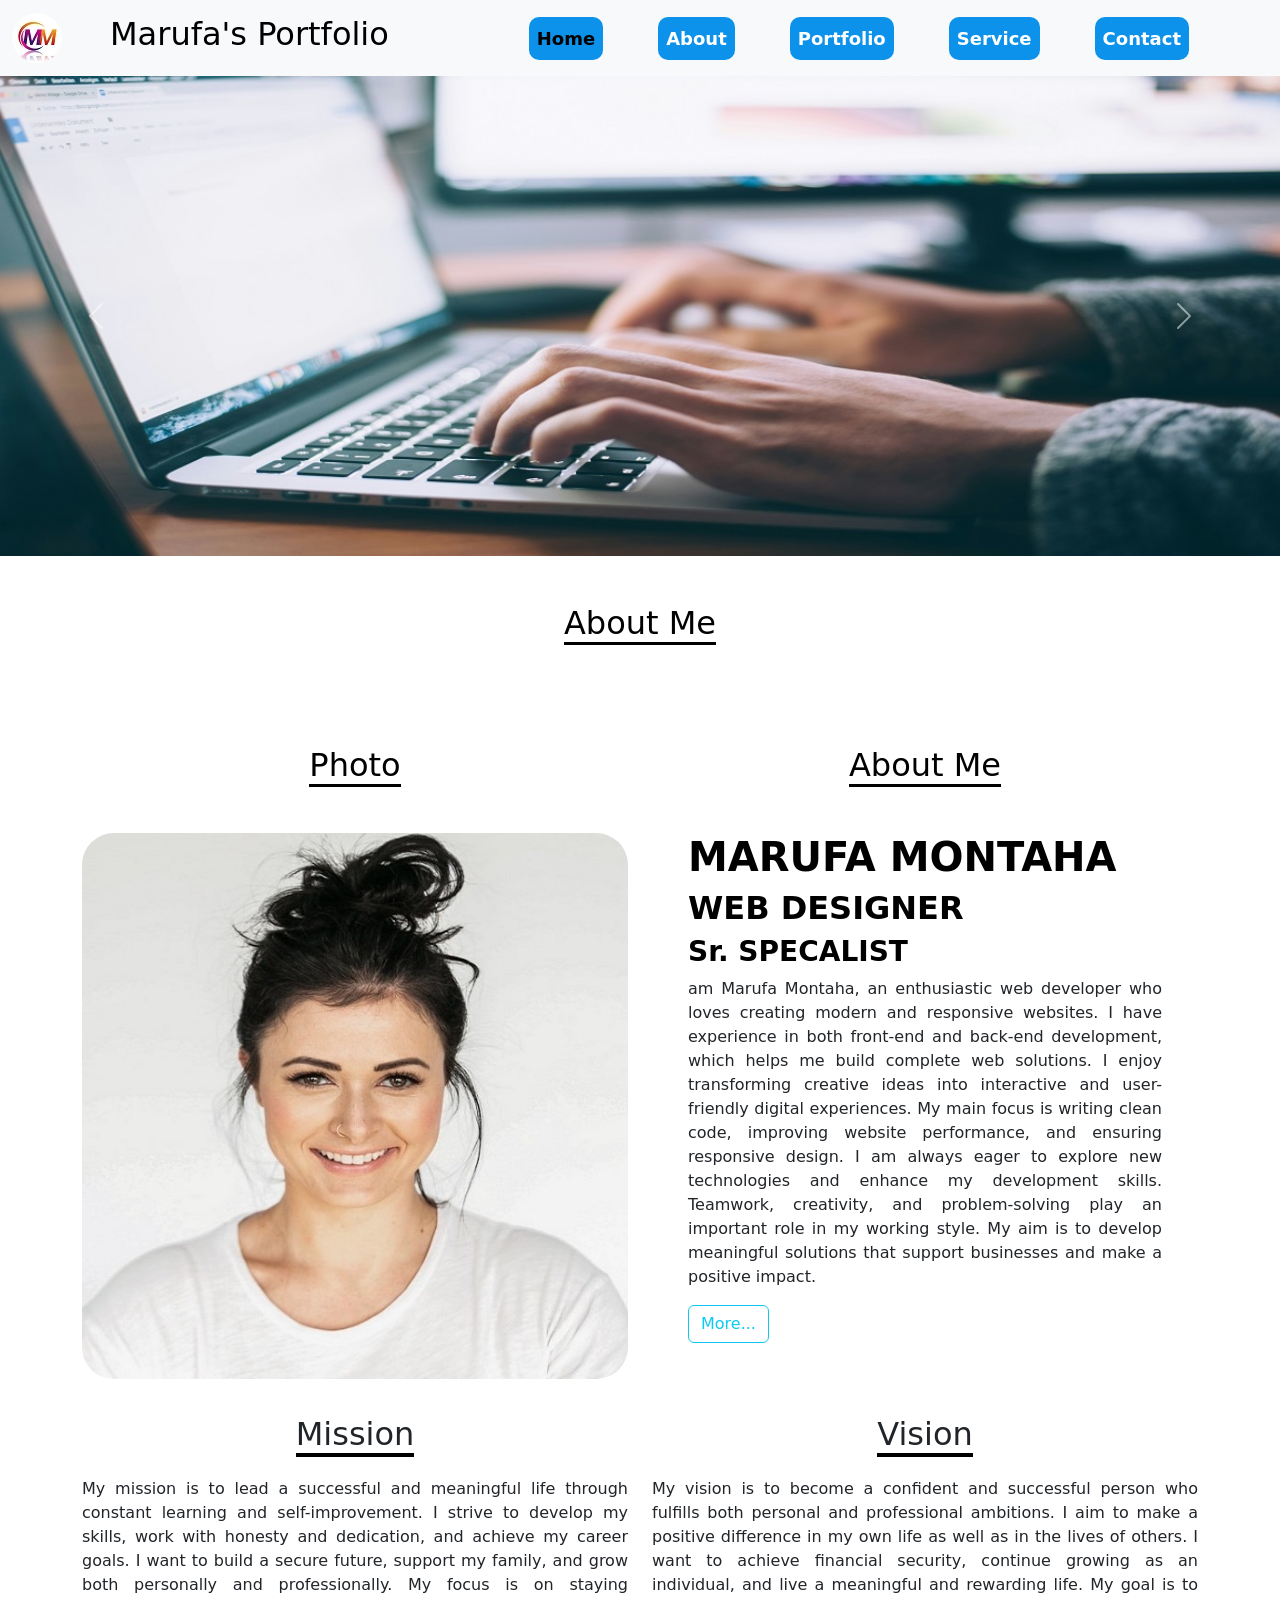
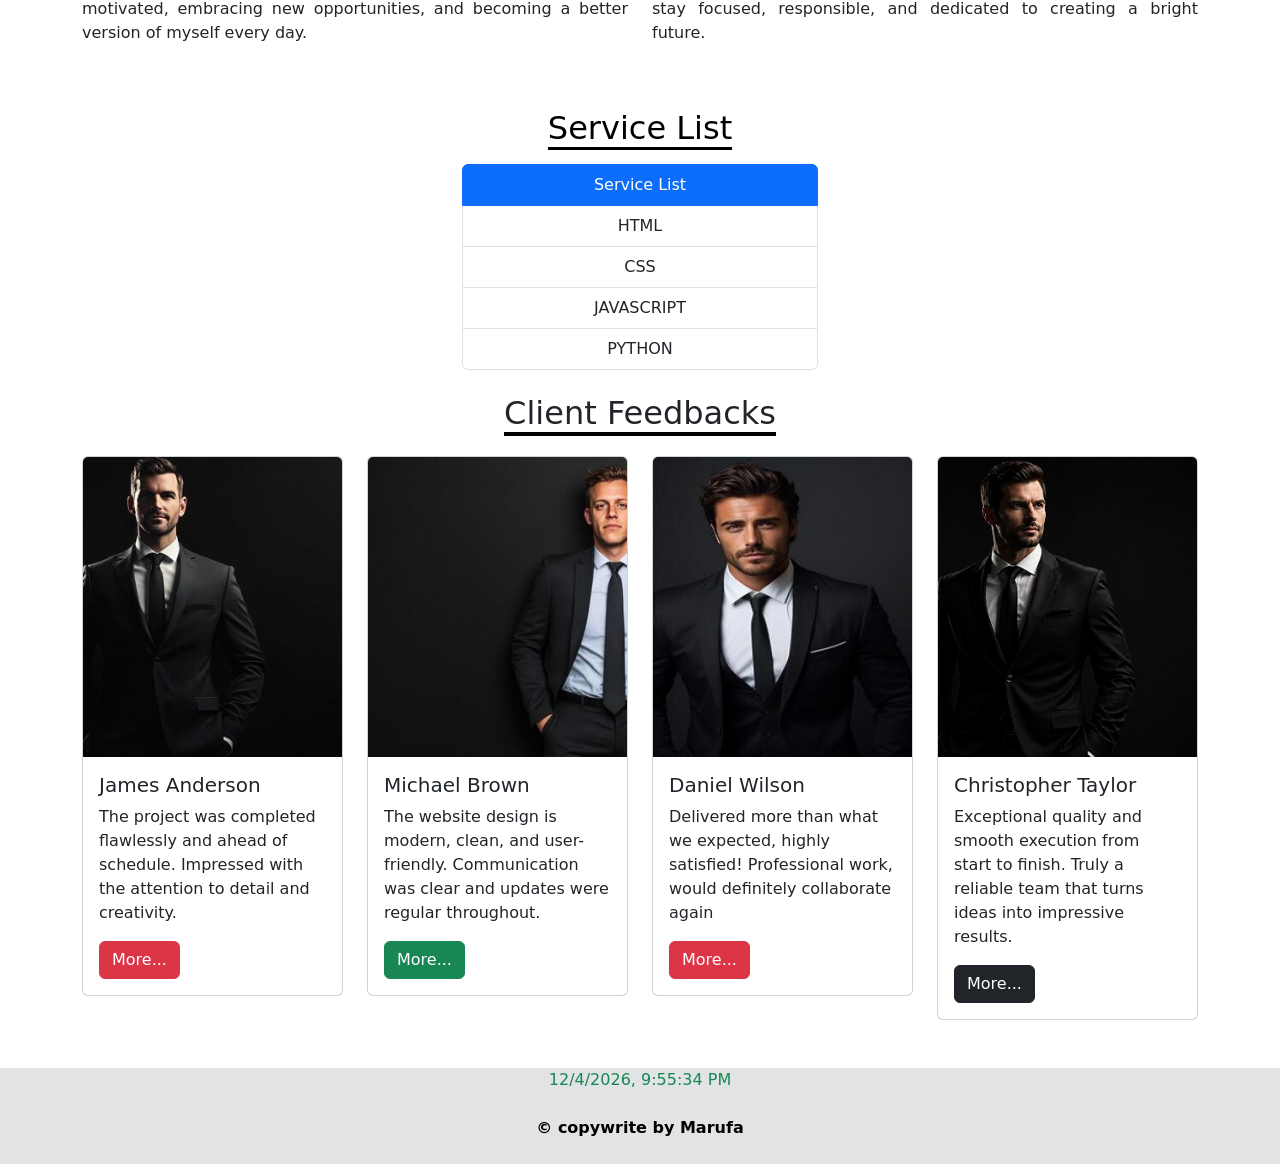
<file: index.html>
<!doctype html>
<html lang="en">
  <head>
    <meta charset="utf-8">
    <meta name="viewport" content="width=device-width, initial-scale=1">
    <title>Personal Portfolio</title>
    <link rel="stylesheet" href="css/style.css">
    <link rel="stylesheet" href="https://cdn.jsdelivr.net/npm/bootstrap-icons@1.13.1/font/bootstrap-icons.min.css">
    <link href="https://cdn.jsdelivr.net/npm/bootstrap@5.3.8/dist/css/bootstrap.min.css" rel="stylesheet" integrity="sha384-sRIl4kxILFvY47J16cr9ZwB07vP4J8+LH7qKQnuqkuIAvNWLzeN8tE5YBujZqJLB" crossorigin="anonymous">
  </head>
  <body>
<!-- NAVBAR START -->
 <nav class="navbar navbar-expand-lg bg-body-tertiary">
  <div class="container-fluid">
    <a class="navbar-brand" href="index.html">
        <div class="d-flex align-items-center">
            <img src="images/index/logo.jpg" alt="" class="w-25 rounded-circle">
            <h2 class="ms-5">Marufa's Portfolio</h2>
        </div>
        </a>
    <button class="navbar-toggler" type="button" data-bs-toggle="collapse" data-bs-target="#navbarSupportedContent" aria-controls="navbarSupportedContent" aria-expanded="false" aria-label="Toggle navigation">
      <span class="navbar-toggler-icon"></span>
    </button>
    <div class="collapse navbar-collapse" id="navbarSupportedContent">
      <ul class="navbar-nav mx-auto mb-2 mb-lg-0">
        <li class="nav-item">
          <a class="nav-link active" aria-current="page" href="index.html">Home</a>
        </li>
        <li class="nav-item">
          <a class="nav-link" href="about.html">About</a>
        </li>
      <li class="nav-item">
          <a class="nav-link" href="protfolio.html">Portfolio</a>
        </li>
          <li class="nav-item">
          <a class="nav-link" href="service.html">Service</a>
        </li>
          <li class="nav-item">
          <a class="nav-link" href="contact.html">Contact</a>
        </li>
      
      </ul>
     
    </div>
  </div>
</nav>
<!-- NAVBAR END -->
 <!-- carousel start -->
  <div id="carouselExampleAutoplaying" class="carousel slide" data-bs-ride="carousel" data-bs-interval="2000">
  <div class="carousel-inner">
    <div class="carousel-item active">
      <img src="images/index/1.jpg" class="d-block w-100" alt="...">
    </div>
    <div class="carousel-item">
      <img src="images/index/3.jpg" class="d-block w-100" alt="...">
    </div>
    <div class="carousel-item">
      <img src="images/index/2.jpg" class="d-block w-100" alt="...">
    </div>
  </div>
  <button class="carousel-control-prev" type="button" data-bs-target="#carouselExampleAutoplaying" data-bs-slide="prev">
    <span class="carousel-control-prev-icon" aria-hidden="true"></span>
    <span class="visually-hidden">Previous</span>
  </button>
  <button class="carousel-control-next" type="button" data-bs-target="#carouselExampleAutoplaying" data-bs-slide="next">
    <span class="carousel-control-next-icon" aria-hidden="true"></span>
    <span class="visually-hidden">Next</span>
  </button>
</div>
 <!-- carousel end -->
<!-- About Me start -->
 <h2 class="text-black text-center mt-5"><Span class="border-bottom border-black border-3">About Me</Span></h2>
 <div class="container">
    <div class="row">
        <div class="col-md-6 mt-5">
<div >
    <h2 class="text-black text-center mt-5"><Span class="border-bottom border-black border-3">Photo</Span></h2>
    <img src="images/index/4.jpg" alt="" class="img-fluid w-100 d-block rounded-5 mt-5">
</div>
        </div>
        <div class="col-md-6 p-5">
<div class="text-left">
    <h2 class="text-black text-center mt-5"><Span class="border-bottom border-black border-3">About Me</Span></h2>
<h1 class="fw-bold text-black mt-5">MARUFA MONTAHA</h1>
<h2 class="fw-bold text-black">WEB DESIGNER</h2>
<h3 class="fw-bold text-black">Sr. SPECALIST</h3>
<p class="text-justify">
   am Marufa Montaha, an enthusiastic web developer who loves creating modern and responsive websites. 
I have experience in both front-end and back-end development, which helps me build complete web solutions. 
I enjoy transforming creative ideas into interactive and user-friendly digital experiences. 
My main focus is writing clean code, improving website performance, and ensuring responsive design. 
I am always eager to explore new technologies and enhance my development skills. 
Teamwork, creativity, and problem-solving play an important role in my working style. 
My aim is to develop meaningful solutions that support businesses and make a positive impact.
  
  


</p>
<a href="" class="btn btn-outline-info">More...</a>
</div>
        </div>
    </div>
 </div>
<!-- About Me end -->
 
              <!-- MISSON start -->

<div class="container">
    <div class="row">
        <div class="col-lg-6">
            <h2 class="text-center mt-4 mb-4"><span class="border-bottom border-black border-4">Mission</span></h2>
<p class="text-justify">
My mission is to lead a successful and meaningful life through constant learning and self-improvement. 
I strive to develop my skills, work with honesty and dedication, and achieve my career goals. 
I want to build a secure future, support my family, and grow both personally and professionally. 
My focus is on staying motivated, embracing new opportunities, and becoming a better version of myself every day.

</p>
        </div>
        <div class="col-lg-6">
 <h2 class="text-center mt-4 mb-4"><span class="border-bottom border-black border-4">Vision</span></h2>
<p class="text-justify">
My vision is to become a confident and successful person who fulfills both personal and professional ambitions. 
I aim to make a positive difference in my own life as well as in the lives of others. 
I want to achieve financial security, continue growing as an individual, and live a meaningful and rewarding life. 
My goal is to stay focused, responsible, and dedicated to creating a bright future.
  
 
   
</p>

        </div>
    </div>
</div>
                 <!-- MISSON end -->
                  <!-- Service List start -->
                    <h2 class="text-center text-black my-3 mt-5">
        <span class="border-bottom border-3 border-black">Service List</span>
    </h2>
                   <div class="container">
                    <div class="row d-flex justify-content-center ">
                        <div class="col-md-4">
                            <ul class="list-group">
  <li class="list-group-item active text-center" aria-current="true">Service List</li>
  <li class="list-group-item text-center">HTML</li>
  <li class="list-group-item text-center">CSS</li>
  <li class="list-group-item text-center">JAVASCRIPT</li>
  <li class="list-group-item text-center">PYTHON</li>
</ul>
                        </div>
                    </div>
                   </div>
                  <!-- Service List end -->

<!-- client feedback start-->
  <h2 class="text-center mt-4 mb-4"><span class="border-bottom border-black border-4">Client Feedbacks</span></h2>

<div class="container">
  <div class="row">
    <div class="col-md-3"><div class="card" >
  <img src="images/about/cl1.jpg" class="card-img-top" alt="...">
  <div class="card-body">
    <h5 class="card-title">James Anderson</h5>
    <p class="card-text">The project was completed flawlessly and ahead of schedule.
Impressed with the attention to detail and creativity.</p>
    <a href="#" class="btn btn-danger">More...</a>
  </div>
</div></div>
    <div class="col-md-3"><div class="card" >
  <img src="images/about/cl2.jpg" class="card-img-top" alt="...">
  <div class="card-body">
    <h5 class="card-title">Michael Brown</h5>
    <p class="card-text">The website design is modern, clean, and user-friendly.
Communication was clear and updates were regular throughout.</p>
    <a href="#" class="btn btn-success">More...</a>
  </div>
</div></div>
    <div class="col-md-3"><div class="card">
  <img src="images/about/cl3.jpg" class="card-img-top" alt="...">
  <div class="card-body">
    <h5 class="card-title">Daniel Wilson</h5>
    <p class="card-text">Delivered more than what we expected, highly satisfied!
Professional work, would definitely collaborate again</p>
    <a href="#" class="btn btn-danger">More...</a>
  </div>
</div></div>
    <div class="col-md-3"><div class="card">
  <img src="images/about/sc-4.jpg" class="card-img-top" alt="...">
  <div class="card-body">
    <h5 class="card-title">Christopher Taylor</h5>
    <p class="card-text">Exceptional quality and smooth execution from start to finish.
Truly a reliable team that turns ideas into impressive results.</p>
    <a href="#" class="btn btn-dark">More...</a>
  </div>
</div></div>
  </div>
</div>

<!-- footer start -->
<footer class="p-0 m-0 mt-5 bg-secondary-subtle">
      <p id="datetime" class="m-0 p-0  text-center text-success"></p>
    <p class="py-4 mb-0 text-black fw-bold text-center">&copy copywrite by Marufa</p>
</footer>
    <script src="js/script.js"></script>
    <script src="https://cdn.jsdelivr.net/npm/bootstrap@5.3.8/dist/js/bootstrap.bundle.min.js" integrity="sha384-FKyoEForCGlyvwx9Hj09JcYn3nv7wiPVlz7YYwJrWVcXK/BmnVDxM+D2scQbITxI" crossorigin="anonymous"></script>
  </body>
</html>
</file>
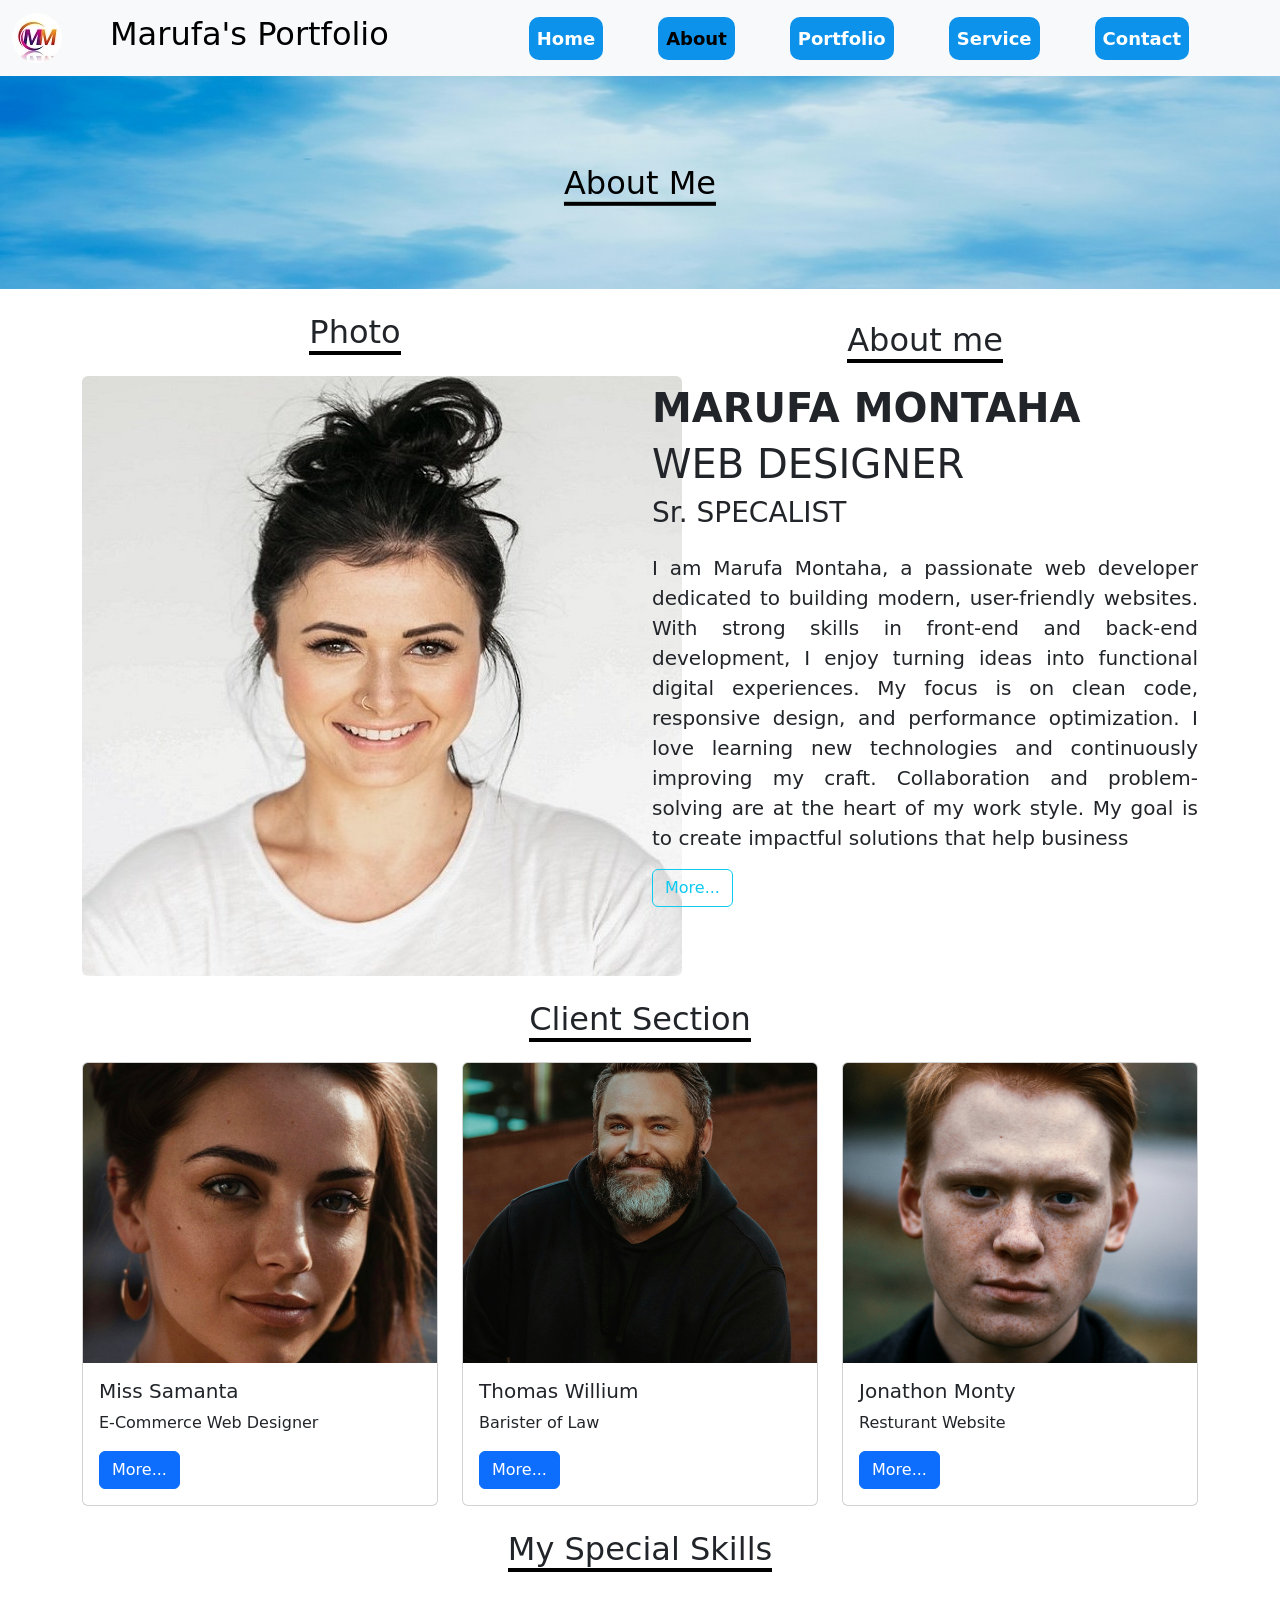
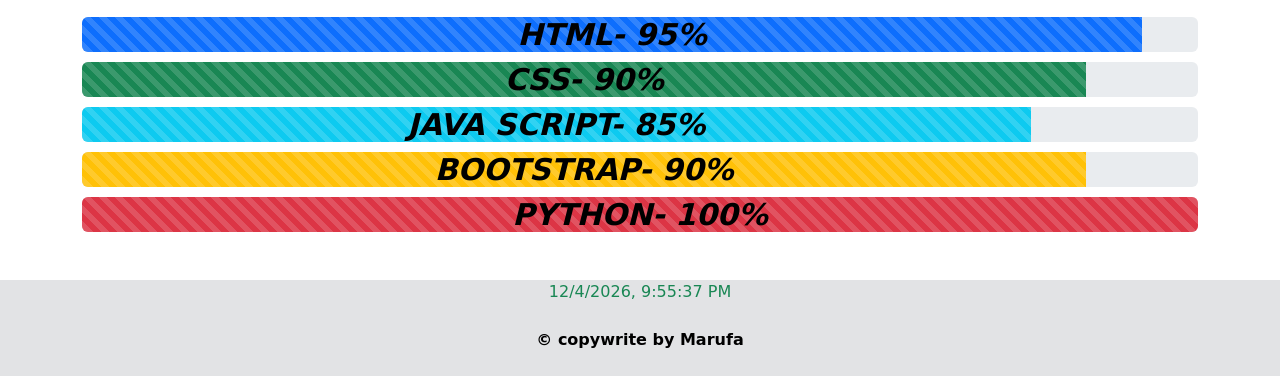
<file: about.html>
<!doctype html>
<html lang="en">
  <head>
    <meta charset="utf-8">
    <meta name="viewport" content="width=device-width, initial-scale=1">
    <title>Personal Portfolio</title>
    <link rel="stylesheet" href="css/style.css">
    <link rel="stylesheet" href="https://cdn.jsdelivr.net/npm/bootstrap-icons@1.13.1/font/bootstrap-icons.min.css">
    <link href="https://cdn.jsdelivr.net/npm/bootstrap@5.3.8/dist/css/bootstrap.min.css" rel="stylesheet" integrity="sha384-sRIl4kxILFvY47J16cr9ZwB07vP4J8+LH7qKQnuqkuIAvNWLzeN8tE5YBujZqJLB" crossorigin="anonymous">
  </head>
  <body>
<!-- NAVBAR START -->
 <nav class="navbar navbar-expand-lg bg-body-tertiary">
  <div class="container-fluid">
    <a class="navbar-brand" href="index.html">
        <div class="d-flex align-items-center">
            <img src="images/index/logo.jpg" alt="" class="w-25 rounded-circle">
            <h2 class="ms-5">Marufa's Portfolio</h2>
        </div>
        </a>
    <button class="navbar-toggler" type="button" data-bs-toggle="collapse" data-bs-target="#navbarSupportedContent" aria-controls="navbarSupportedContent" aria-expanded="false" aria-label="Toggle navigation">
      <span class="navbar-toggler-icon"></span>
    </button>
    <div class="collapse navbar-collapse" id="navbarSupportedContent">
      <ul class="navbar-nav mx-auto mb-2 mb-lg-0">
        <li class="nav-item">
          <a class="nav-link" aria-current="page" href="index.html">Home</a>
        </li>
        <li class="nav-item">
          <a class="nav-link active" href="about.html">About</a>
        </li>
      <li class="nav-item">
          <a class="nav-link" href="protfolio.html">Portfolio</a>
        </li>
          <li class="nav-item">
          <a class="nav-link" href="service.html">Service</a>
        </li>
          <li class="nav-item">
          <a class="nav-link" href="contact.html">Contact</a>
        </li>
      
      </ul>
     
    </div>
  </div>
</nav>
<!-- NAVBAR END -->
<!-- Banner start -->
 <div class="position-relative">
    <div>
        <img src="images/about/Banner.jpg" alt="" class="img-fluid w-100">
     <h2 class=" position-absolute text-black start-50 top-50 translate-middle"><span class="border-4 border-bottom border-3 border-black">About Me</span></h2>
    </div>

 </div>
 <!-- Banner end -->
<!-- BIOGRAPHY start -->
 <div class="container">
    <div class="row">
        <div class="col-lg-6"></div>
        <div class="col-lg-6"></div>
    </div>
 </div>
   <div class="container">
        <div class="row">
            <div class="col-lg-6">
                <h2 class="text-center mt-4 mb-4"><span class="border-bottom border-black border-4">Photo</span></h2>
                <div>
                    <img src="images/index/4.jpg" alt="My Photo" class="rounded">
                </div>
            </div>
            <div class="col-lg-6 col-sm-12 mt-2 text-sm-center text-lg-start">
<h2 class="text-center mt-4 mb-4"><span class="border-bottom border-black border-4">About me</span></h2>
<p class="text-justify">
    <h1><b>MARUFA MONTAHA</b></h1>
    <h1>WEB DESIGNER</h1>
    <h3>Sr. SPECALIST</h3>
    <p class="mt-4 fs-5 text-justify">
    I am Marufa Montaha, a passionate web developer dedicated to building
                    modern,
                    user-friendly
                    websites. With strong skills in front-end and back-end development, I enjoy turning ideas into
                    functional digital experiences. My focus is on clean code, responsive design, and performance
                    optimization. I love learning new technologies and continuously improving my craft. Collaboration
                    and problem-solving are at the heart of my work style. My goal is to create impactful solutions that
                    help business</p>
 
<a href="" class="btn btn-outline-info">More...</a>
            </div>
        </div>
       </div>
 <!-- BIOGRAPHY end -->

<!-- existing client start -->
   <h2 class="text-center mt-4 mb-4"><span class="border-bottom border-black border-4">Client Section</span></h2>
   <div class="container">
    <div class="row">
        <div class="col-lg-4">
            <div class="card" >
  <img src="images/about/1.jpg" class="card-img-top img-fluid w-100" alt="...">
  <div class="card-body">
    <h5 class="card-title">Miss Samanta</h5>
    <p class="card-text">E-Commerce Web Designer</p>
    <a href="#" class="btn btn-primary">More...</a>
  </div>
</div></div>
        <div class="col-lg-4"><div class="card" >
  <img src="images/about/2.jpg" class="card-img-top img-fluid w-100" alt="...">
  <div class="card-body">
    <h5 class="card-title">Thomas Willium</h5>
    <p class="card-text">Barister of Law</p>
    <a href="#" class="btn btn-primary">More...</a>
  </div>
</div></div>
        <div class="col-lg-4"><div class="card">
  <img src="images/about/5.jpg" class="card-img-top img-fluid w-100" alt="...">
  <div class="card-body">
    <h5 class="card-title">Jonathon Monty</h5>
    <p class="card-text">Resturant Website</p>
    <a href="#" class="btn btn-primary">More...</a>
  </div>
</div></div>
    </div>
   </div>
 <!-- existing client end -->
  <!-- skill info start -->
  <h2 class="text-center mt-4 mb-4"><span class="border-bottom border-black border-4">My Special Skills</span></h2>
  <div>



        <div class="container mt-5">


        <div class="progress" role="progressbar" aria-label="Default striped example" aria-valuenow="95"
            aria-valuemin="0" aria-valuemax="100">
            <div class="progress-bar progress-bar-striped skill-1">HTML- 95%</div>
        </div>
        <div class="progress" role="progressbar" aria-label="Success striped example" aria-valuenow="90"
            aria-valuemin="0" aria-valuemax="100">
            <div class="progress-bar progress-bar-striped bg-success skill-2">CSS- 90%</div>
        </div>
        <div class="progress" role="progressbar" aria-label="Info striped example" aria-valuenow="85" aria-valuemin="0"
            aria-valuemax="100">
            <div class="progress-bar progress-bar-striped bg-info skill-3"> JAVA SCRIPT- 85%</div>
        </div>
        <div class="progress" role="progressbar" aria-label="Warning striped example" aria-valuenow="90"
            aria-valuemin="0" aria-valuemax="100">
            <div class="progress-bar progress-bar-striped bg-warning skill-4">BOOTSTRAP- 90%</div>
        </div>
        <div class="progress" role="progressbar" aria-label="Danger striped example" aria-valuenow="100"
            aria-valuemin="0" aria-valuemax="100">
            <div class="progress-bar progress-bar-striped bg-danger skill-5">PYTHON- 100%</div>
        </div>
    </div>
  </div>
  
  <!-- skill info end -->
<!-- footer start -->
<footer class="p-0 m-0 mt-5 bg-secondary-subtle">
      <p id="datetime" class="m-0 p-0  text-center text-success"></p>
    <p class="py-4 mb-0 text-black fw-bold text-center">&copy copywrite by Marufa</p>
</footer>
    <script src="js/script.js"></script>
    <script src="https://cdn.jsdelivr.net/npm/bootstrap@5.3.8/dist/js/bootstrap.bundle.min.js" integrity="sha384-FKyoEForCGlyvwx9Hj09JcYn3nv7wiPVlz7YYwJrWVcXK/BmnVDxM+D2scQbITxI" crossorigin="anonymous"></script>
  </body>
</html>
</file>
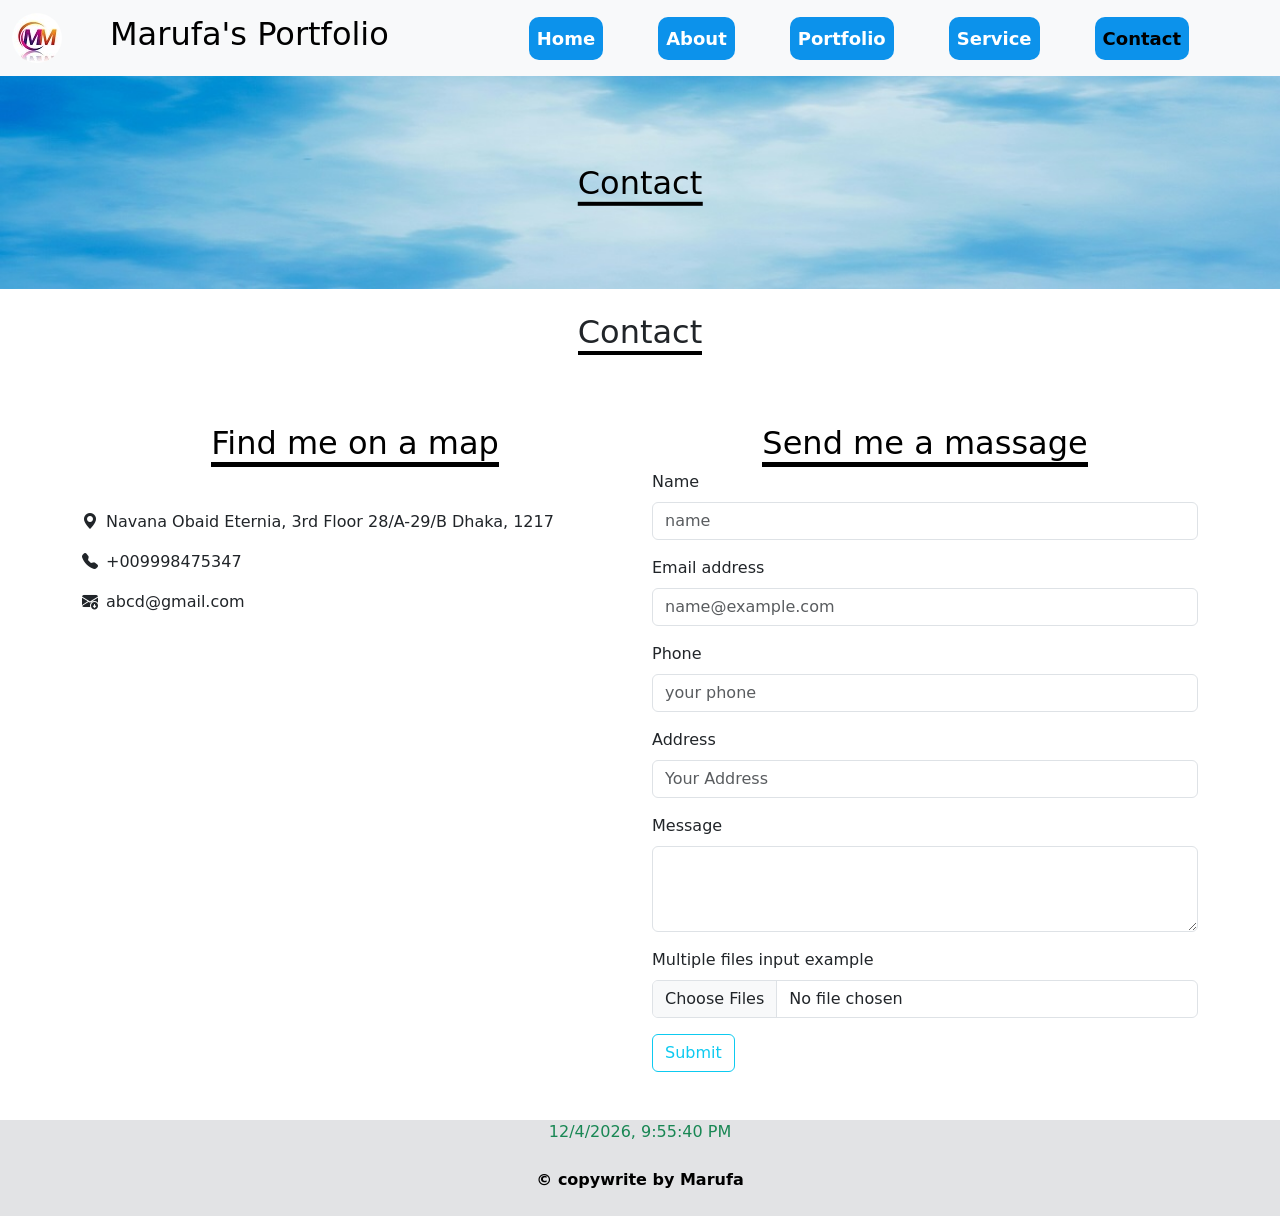
<file: contact.html>
<!doctype html>
<html lang="en">
  <head>
    <meta charset="utf-8">
    <meta name="viewport" content="width=device-width, initial-scale=1">
    <title>Personal Portfolio</title>
    <link rel="stylesheet" href="css/style.css">
    <link rel="stylesheet" href="https://cdn.jsdelivr.net/npm/bootstrap-icons@1.13.1/font/bootstrap-icons.min.css">
    <link href="https://cdn.jsdelivr.net/npm/bootstrap@5.3.8/dist/css/bootstrap.min.css" rel="stylesheet" integrity="sha384-sRIl4kxILFvY47J16cr9ZwB07vP4J8+LH7qKQnuqkuIAvNWLzeN8tE5YBujZqJLB" crossorigin="anonymous">
  </head>
  <body>
<!-- NAVBAR START -->
 <nav class="navbar navbar-expand-lg bg-body-tertiary">
  <div class="container-fluid">
    <a class="navbar-brand" href="index.html">
        <div class="d-flex align-items-center">
            <img src="images/index/logo.jpg" alt="" class="w-25 rounded-circle">
            <h2 class="ms-5">Marufa's Portfolio</h2>
        </div>
        </a>
    <button class="navbar-toggler" type="button" data-bs-toggle="collapse" data-bs-target="#navbarSupportedContent" aria-controls="navbarSupportedContent" aria-expanded="false" aria-label="Toggle navigation">
      <span class="navbar-toggler-icon"></span>
    </button>
    <div class="collapse navbar-collapse" id="navbarSupportedContent">
      <ul class="navbar-nav mx-auto mb-2 mb-lg-0">
        <li class="nav-item">
          <a class="nav-link" aria-current="page" href="index.html">Home</a>
        </li>
        <li class="nav-item">
          <a class="nav-link" href="about.html">About</a>
        </li>
      <li class="nav-item">
          <a class="nav-link" href="protfolio.html">Portfolio</a>
        </li>
          <li class="nav-item">
          <a class="nav-link" href="service.html">Service</a>
        </li>
          <li class="nav-item">
          <a class="nav-link active" href="contact.html">Contact</a>
        </li>
      
      </ul>
     
    </div>
  </div>
</nav>
<!-- NAVBAR END -->


<!-- Banner start -->
 <div class="position-relative">
    <div>
        <img src="images/about/Banner.jpg" alt="" class="img-fluid w-100">
     <h2 class=" position-absolute text-black start-50 top-50 translate-middle"><span class="border-4 border-bottom border-3 border-black">Contact</span></h2>
    </div>

 </div>
   <h2 class="text-center mt-4 mb-4"><span class="border-bottom border-black border-4">Contact</span></h2>
        <!-- form start -->
    <div class="container">
        <div class="row">
            <div class="col-lg-6">
                <div class="mt-5">


                    <h2 class="text-center text-black "><span class="border-bottom border-5 border-black"> Find me on a
                            map</span> </h2>
<p class="mt-5">
<span  class="me-2 pt-1"><i class="bi bi-geo-alt-fill"></i></span>Navana Obaid Eternia, 3rd Floor 28/A-29/B Dhaka, 1217</p>
<p><span  class="me-2 pt-1"><i class="bi bi-telephone-fill"></i></span>+009998475347</p>
<p><span class="me-2 pt-1"><i class="bi bi-envelope-arrow-down-fill"></i></span>abcd@gmail.com</p>
<div class="mt-5">
    <iframe src="https://www.google.com/maps/embed?pb=!1m18!1m12!1m3!1d5165.092830859892!2d90.40706449377942!3d23.7376720665819!2m3!1f0!2f0!3f0!3m2!1i1024!2i768!4f13.1!3m3!1m2!1s0x3755b9183ec90c79%3A0xe1511972be9e4337!2sSamaira%20Skill%20Development%20Institute%20(SSDI)!5e0!3m2!1sen!2sbd!4v1776918643933!5m2!1sen!2sbd" width="500" height="350" style="border:0;" allowfullscreen="" loading="lazy" referrerpolicy="no-referrer-when-downgrade"></iframe>
</div>
                </div>
            </div>
            <div class="col-lg-6">
                <div class="mt-5">
                    <h2 class="text-center text-black "><span class="border-bottom border-5 border-black"> Send me a
                            massage</span> </h2>
        <div>
            <form action="" method="get" class="needs-validation" onsubmit="alert('Submitted Successfully')">
                      <div class="mb-3">
  <label for="exampleFormControlInput1" class="form-label">Name</label>
  <input type="text" class="form-control" id="name" placeholder="name"  required>
</div>
            <div class="mb-3">
  <label for="exampleFormControlInput1" class="form-label">Email address</label>
  <input type="email" class="form-control" id="email" placeholder="name@example.com"  required>
</div>
                <div class="mb-3">
  <label for="exampleFormControlInput1" class="form-label">Phone</label>
  <input type="numeric" pattern="[0-9]{11}"    class="form-control" id="phone" placeholder="your phone"  required>
</div>
              <div class="mb-3">
  <label for="exampleFormControlInput1" class="form-label">Address</label>
  <input type="text"    class="form-control" id="text" placeholder="Your Address"  required>
</div >

<div class="mb-3">
  <label for="exampleFormControlTextarea1" class="form-label">Message</label>
  <textarea class="form-control" id="exampleFormControlTextarea1" rows="3"  required>

  </textarea>
</div>
<div class="mb-3">
  <label for="formFileMultiple" class="form-label">Multiple files input example</label>
  <input class="form-control" type="file" id="formFileMultiple" multiple>
</div>
  <button type="submit" class="btn  btn-outline-info">Submit</button>
  </form>
        </div>

                </div>

            </div>
        </div>
    </div>
<!-- footer start -->
<footer class="p-0 m-0 mt-5 bg-secondary-subtle">
      <p id="datetime" class="m-0 p-0  text-center text-success"></p>
    <p class="py-4 mb-0 text-black fw-bold text-center">&copy copywrite by Marufa</p>
</footer>
    <script src="js/script.js"></script>
    <script src="https://cdn.jsdelivr.net/npm/bootstrap@5.3.8/dist/js/bootstrap.bundle.min.js" integrity="sha384-FKyoEForCGlyvwx9Hj09JcYn3nv7wiPVlz7YYwJrWVcXK/BmnVDxM+D2scQbITxI" crossorigin="anonymous"></script>
  </body>
</html>
</file>
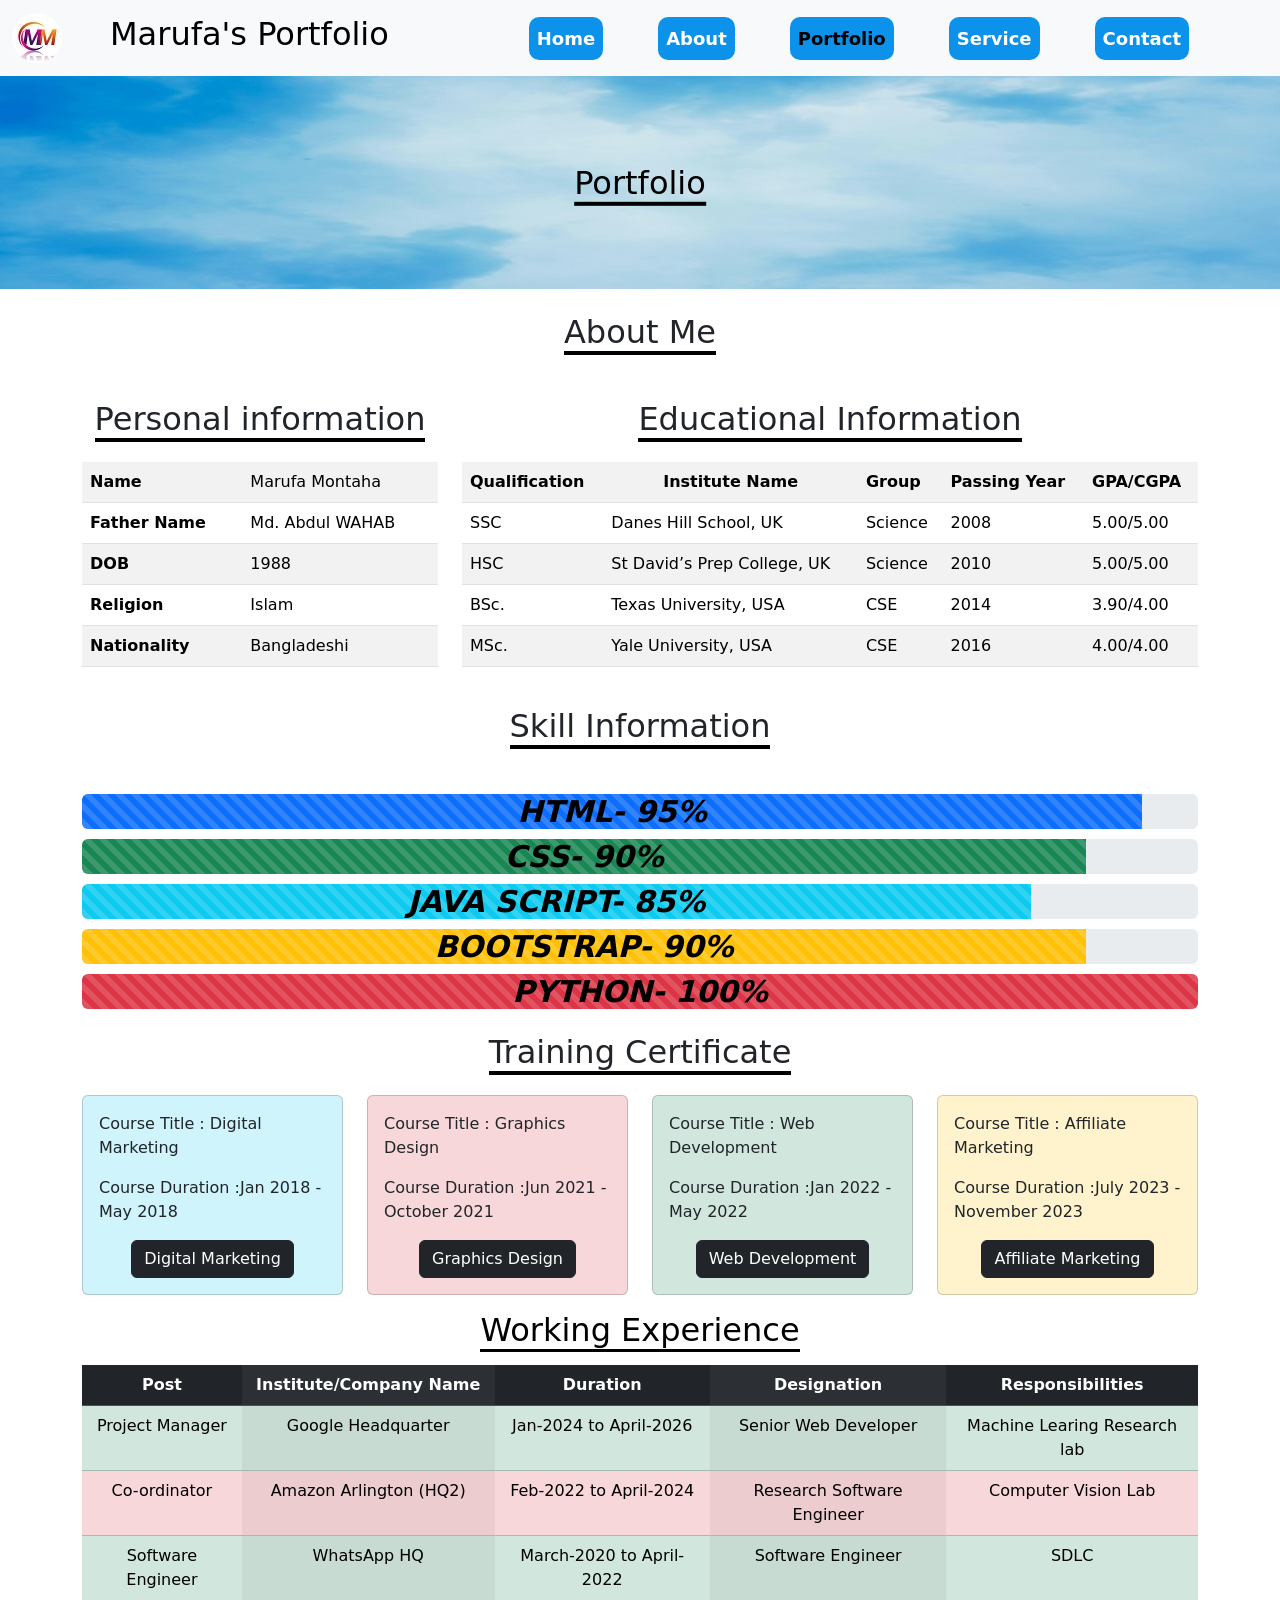
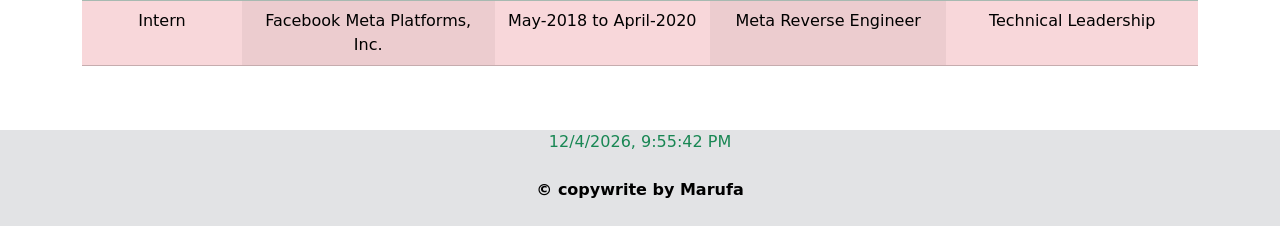
<file: protfolio.html>
<!doctype html>
<html lang="en">
  <head>
    <meta charset="utf-8">
    <meta name="viewport" content="width=device-width, initial-scale=1">
    <title>Personal Portfolio</title>
    <link rel="stylesheet" href="css/style.css">
    <link rel="stylesheet" href="https://cdn.jsdelivr.net/npm/bootstrap-icons@1.13.1/font/bootstrap-icons.min.css">
    <link href="https://cdn.jsdelivr.net/npm/bootstrap@5.3.8/dist/css/bootstrap.min.css" rel="stylesheet" integrity="sha384-sRIl4kxILFvY47J16cr9ZwB07vP4J8+LH7qKQnuqkuIAvNWLzeN8tE5YBujZqJLB" crossorigin="anonymous">
  </head>
  <body>
<!-- NAVBAR START -->
 <nav class="navbar navbar-expand-lg bg-body-tertiary">
  <div class="container-fluid">
    <a class="navbar-brand" href="index.html">
        <div class="d-flex align-items-center">
            <img src="images/index/logo.jpg" alt="" class="w-25 rounded-circle">
            <h2 class="ms-5">Marufa's Portfolio</h2>
        </div>
        </a>
    <button class="navbar-toggler" type="button" data-bs-toggle="collapse" data-bs-target="#navbarSupportedContent" aria-controls="navbarSupportedContent" aria-expanded="false" aria-label="Toggle navigation">
      <span class="navbar-toggler-icon"></span>
    </button>
    <div class="collapse navbar-collapse" id="navbarSupportedContent">
      <ul class="navbar-nav mx-auto mb-2 mb-lg-0">
        <li class="nav-item">
          <a class="nav-link" aria-current="page" href="index.html">Home</a>
        </li>
        <li class="nav-item">
          <a class="nav-link" href="about.html">About</a>
        </li>
      <li class="nav-item">
          <a class="nav-link active" href="protfolio.html">Portfolio</a>
        </li>
          <li class="nav-item">
          <a class="nav-link" href="service.html">Service</a>
        </li>
          <li class="nav-item">
          <a class="nav-link" href="contact.html">Contact</a>
        </li>
      
      </ul>
     
    </div>
  </div>
</nav>
<!-- NAVBAR END -->
  <div class="position-relative">
    <div>
        <img src="images/about/Banner.jpg" alt="" class="img-fluid w-100">
     <h2 class=" position-absolute text-black start-50 top-50 translate-middle"><span class="border-4 border-bottom border-3 border-black">Portfolio</span></h2>
    </div>

 </div>
   <h2 class="text-center mt-4 mb-4"><span class="border-bottom border-black border-4">About Me</span></h2>

   <div class="container">
    <div class="row">
        <div class="col-4">
            <h2 class="text-center mt-4 mb-4"><span class="border-bottom border-black border-4">Personal information</span></h2>
            <table class="table table-striped">
  <tr><th>Name</th>
<td>Marufa Montaha</td></tr>
  <tr><th>Father Name</th><td>Md. Abdul WAHAB</td></tr>
  <tr><th>DOB</th><td>1988</td></tr>
  <tr><th>Religion</th><td>Islam</td></tr>
  <tr><th>Nationality</th><td>Bangladeshi</td></tr>
</table>
        </div>
        <div class="col-lg-8">
             <h2 class="text-center mt-4 mb-4"><span class="border-bottom border-black border-4">Educational Information</span></h2>
               <table class="table table-striped">

          <tr>
            <th>Qualification</th>
            <th class="text-center">Institute Name</th>
            <th>Group</th>
            <th>Passing Year</th>
            <th>GPA/CGPA</th>
          </tr>
          <tr>
            <td>SSC</td>
            <td>Danes Hill School, UK</td>
            <td>Science</td>
            <td>2008</td>
            <td>5.00/5.00</td>
          </tr>

          <tr>
            <td>HSC</td>
            <td> St David’s Prep College, UK</td>
            <td>Science</td>
            <td>2010</td>
            <td>5.00/5.00</td>
          </tr>
          <tr>
            <td>BSc.</td>
            <td>Texas University, USA</td>
            <td>CSE</td>
            <td>2014</td>
            <td>3.90/4.00</td>
          </tr>
          <tr>
            <td>MSc.</td>
            <td>Yale University, USA</td>
            <td>CSE</td>
            <td>2016</td>
            <td>4.00/4.00</td>
          </tr>
        </table>
        </div>
    </div>
   </div>
 <!-- Banner end -->
<!-- BIOGRAPHY start -->
<!-- progress start -->
  <h2 class="text-center mt-4 mb-4"><span class="border-bottom border-black border-4">
    Skill Information</span></h2>

         <div class="container mt-5">


        <div class="progress" role="progressbar" aria-label="Default striped example" aria-valuenow="95"
            aria-valuemin="0" aria-valuemax="100">
            <div class="progress-bar progress-bar-striped skill-1">HTML- 95%</div>
        </div>
        <div class="progress" role="progressbar" aria-label="Success striped example" aria-valuenow="90"
            aria-valuemin="0" aria-valuemax="100">
            <div class="progress-bar progress-bar-striped bg-success skill-2">CSS- 90%</div>
        </div>
        <div class="progress" role="progressbar" aria-label="Info striped example" aria-valuenow="85" aria-valuemin="0"
            aria-valuemax="100">
            <div class="progress-bar progress-bar-striped bg-info skill-3"> JAVA SCRIPT- 85%</div>
        </div>
        <div class="progress" role="progressbar" aria-label="Warning striped example" aria-valuenow="90"
            aria-valuemin="0" aria-valuemax="100">
            <div class="progress-bar progress-bar-striped bg-warning skill-4">BOOTSTRAP- 90%</div>
        </div>
        <div class="progress" role="progressbar" aria-label="Danger striped example" aria-valuenow="100"
            aria-valuemin="0" aria-valuemax="100">
            <div class="progress-bar progress-bar-striped bg-danger skill-5">PYTHON- 100%</div>
        </div>
    </div>
<!-- progress start -->
   <!-- skill info end -->


   <!-- training certificate -->
   
     <h2 class="text-center mt-4 mb-4"><span class="border-bottom border-black border-4"> Training Certificate</span></h2>

    <div class="container">
        <div class="row">
            <div class="col-lg-3 col-sm-6 d-flex">
                <div>
                    <div class="card p-3 bg-info-subtle h-100  d-flex flex-column justify-content-between">
                        <div>
                            <p>Course Title : Digital Marketing</p>
                            <p>Course Duration :Jan 2018 - May 2018 </p>
                        </div>
                        <div class="text-center">
                            <!-- Button trigger modal -->
                            <button type="button" class="btn btn-dark" data-bs-toggle="modal"
                                data-bs-target="#exampleModal">
                                Digital Marketing
                            </button>

                            <!-- Modal -->
                            <div class="modal fade" id="exampleModal" tabindex="-1" aria-labelledby="exampleModalLabel"
                                aria-hidden="true">
                                <div class="modal-dialog">
                                    <div class="modal-content">
                                        <div class="modal-header">
                                            <h1 class="modal-title fs-5" id="exampleModalLabel">My first ever Course is
                                                Digital Marketing</h1>
                                            <button type="button" class="btn-close" data-bs-dismiss="modal"
                                                aria-label="Close"></button>
                                        </div>
                                        <div class="modal-body">
                                            <img src="images/portfolio/Digital Marketing.jpg" alt="" class=" w-100 img-thumbnail">
                                        </div>
                                        <div class="modal-footer">
                                            <button type="button" class="btn btn-secondary"
                                                data-bs-dismiss="modal">Close</button>
                                        </div>
                                    </div>
                                </div>
                            </div>
                        </div>
                    </div>
                </div>

            </div>
            <div class="col-lg-3 col-sm-6 d-flex">
                <div>
                    <div class="card p-3 bg-danger-subtle h-100  d-flex flex-column justify-content-between">
                        <div>
                            <p>Course Title : Graphics Design</p>
                            <p>Course Duration :Jun 2021 - October 2021 </p>
                        </div>
                        <div class="text-center">
                            <!-- Button trigger modal -->
                            <button type="button" class="btn btn-dark" data-bs-toggle="modal"
                                data-bs-target="#exampleModal1">
                                Graphics Design
                            </button>

                            <!-- Modal -->
                            <div class="modal fade" id="exampleModal1" tabindex="-1" aria-labelledby="exampleModalLabel"
                                aria-hidden="true">
                                <div class="modal-dialog">
                                    <div class="modal-content">
                                        <div class="modal-header">
                                            <h1 class="modal-title fs-5" id="exampleModalLabel">This is my second course
                                                which is Graphics Design</h1>
                                            <button type="button" class="btn-close" data-bs-dismiss="modal"
                                                aria-label="Close"></button>
                                        </div>
                                        <div class="modal-body">
                                            <img src="images/portfolio/Graphics Certificate.jpg" alt=""
                                                class="w-100 img-thumbnail">
                                        </div>
                                        <div class="modal-footer">
                                            <button type="button" class="btn btn-secondary"
                                                data-bs-dismiss="modal">Close</button>

                                        </div>
                                    </div>
                                </div>
                            </div>
                        </div>
                    </div>
                </div>
            </div>
            <div class="col-lg-3 col-sm-6 d-flex">
                <div>
                    <div class="card p-3 bg-success-subtle h-100  d-flex flex-column justify-content-between">
                        <div>
                            <p>Course Title : Web Development</p>
                            <p>Course Duration :Jan 2022 - May 2022 </p>
                        </div>
                        <div class="text-center">
                            <!-- Button trigger modal -->
                            <button type="button" class="btn btn-dark" data-bs-toggle="modal"
                                data-bs-target="#exampleModal2">
                                Web Development
                            </button>

                            <!-- Modal -->
                            <div class="modal fade" id="exampleModal2" tabindex="-1"
                                aria-labelledby="exampleModalLabel2" aria-hidden="true">
                                <div class="modal-dialog">
                                    <div class="modal-content">
                                        <div class="modal-header">
                                            <h1 class="modal-title fs-5" id="exampleModalLabel">This is my Web
                                                Development Course</h1>
                                            <button type="button" class="btn-close" data-bs-dismiss="modal"
                                                aria-label="Close"></button>
                                        </div>
                                        <div class="modal-body">
                                            <img src="images/portfolio/Web development certificatejpg.jpg" alt=""
                                                class=" w-100 img-thumbnail">
                                        </div>
                                        <div class="modal-footer">
                                            <button type="button" class="btn btn-secondary"
                                                data-bs-dismiss="modal">Close</button>
                                        </div>
                                    </div>
                                </div>
                            </div>
                        </div>
                    </div>
                </div>
            </div>
            <div class="col-lg-3 col-sm-6 d-flex ">
                <div>
                    <div class="card p-3 bg-warning-subtle h-100  d-flex flex-column justify-content-between">
                        <div>
                            <p>Course Title : Affiliate Marketing</p>
                            <p>Course Duration :July 2023 - November 2023 </p>
                        </div>
                        <div class="text-center">
                            <!-- Button trigger modal -->
                            <button type="button" class="btn btn-dark" data-bs-toggle="modal"
                                data-bs-target="#exampleModa3">
                                Affiliate Marketing
                            </button>

                            <!-- Modal -->
                            <div class="modal fade" id="exampleModa3" tabindex="-1" aria-labelledby="exampleModalLabel3"
                                aria-hidden="true">
                                <div class="modal-dialog">
                                    <div class="modal-content">
                                        <div class="modal-header">
                                            <h1 class="modal-title fs-5" id="exampleModalLabel">This is my special
                                                Affiliate Marketing Course</h1>
                                            <button type="button" class="btn-close" data-bs-dismiss="modal"
                                                aria-label="Close"></button>
                                        </div>
                                        <div class="modal-body">
                                            <img src="images/portfolio/Affiliate.jpg" alt="" class=" w-100 img-thumbnail">
                                        </div>
                                        <div class="modal-footer">
                                            <button type="button" class="btn btn-secondary"
                                                data-bs-dismiss="modal">Close</button>
                                        </div>
                                    </div>
                                </div>
                            </div>
                        </div>
                    </div>
                </div>
            </div>
        </div>
    </div>
    <!-- working experience start -->
       <div class="container">
    <div class="row text-center">
      <div class="col-lg-12">
        <div class="col-lg-12">
          <h2 class="text-center text-black my-3"><span class="border-bottom border-3 border-black">Working
              Experience</span></h2>
          <table class="table table-striped-columns ">

            <tr class="table-dark">
              <th>Post</th>
              <th class="text-center">Institute/Company Name</th>
              <th>Duration</th>
              <th>Designation</th>
              <th>Responsibilities</th>
            </tr>
            <tr class="table-success">
              <td>Project Manager
              </td>
              <td>Google Headquarter</td>
              <td>Jan-2024 to April-2026</td>
              <td>Senior Web Developer</td>
              <td>Machine Learing Research lab </td>
            </tr>
            <!-- <tr>
<th>Qualification</th>
<th class="text-center">Institute Name</th>
<th>Group</th>
<th>Passing Year</th>
<th>GPA/CGPA</th>
</tr> -->
            <tr class="table-danger">
              <td>Co-ordinator</td>
              <td>Amazon Arlington (HQ2)</td>
              <td>Feb-2022 to April-2024</td>
              <td>Research Software Engineer</td>
              <td>Computer Vision Lab</td>
            </tr>
            <tr class="table-success">
              <td>Software Engineer</td>
              <td>WhatsApp HQ</td>
              <td>March-2020 to April-2022</td>
              <td>Software Engineer</td>
              <td>SDLC</td>
            </tr>
            <tr class="table-danger">
              <td>Intern</td>
              <td>Facebook Meta Platforms, Inc.</td>
              <td>May-2018 to April-2020</td>
              <td>Meta Reverse Engineer</td>
              <td>Technical Leadership </td>
            </tr>
          </table>
        </div>
      </div>
    </div>

  </div>
<!--  -->
<footer class="p-0 m-0 mt-5 bg-secondary-subtle">
      <p id="datetime" class="m-0 p-0  text-center text-success"></p>
    <p class="py-4 mb-0 text-black fw-bold text-center">&copy copywrite by Marufa</p>
</footer>
    <script src="js/script.js"></script>
    <script src="https://cdn.jsdelivr.net/npm/bootstrap@5.3.8/dist/js/bootstrap.bundle.min.js" integrity="sha384-FKyoEForCGlyvwx9Hj09JcYn3nv7wiPVlz7YYwJrWVcXK/BmnVDxM+D2scQbITxI" crossorigin="anonymous"></script>
  </body>
</html>
</file>
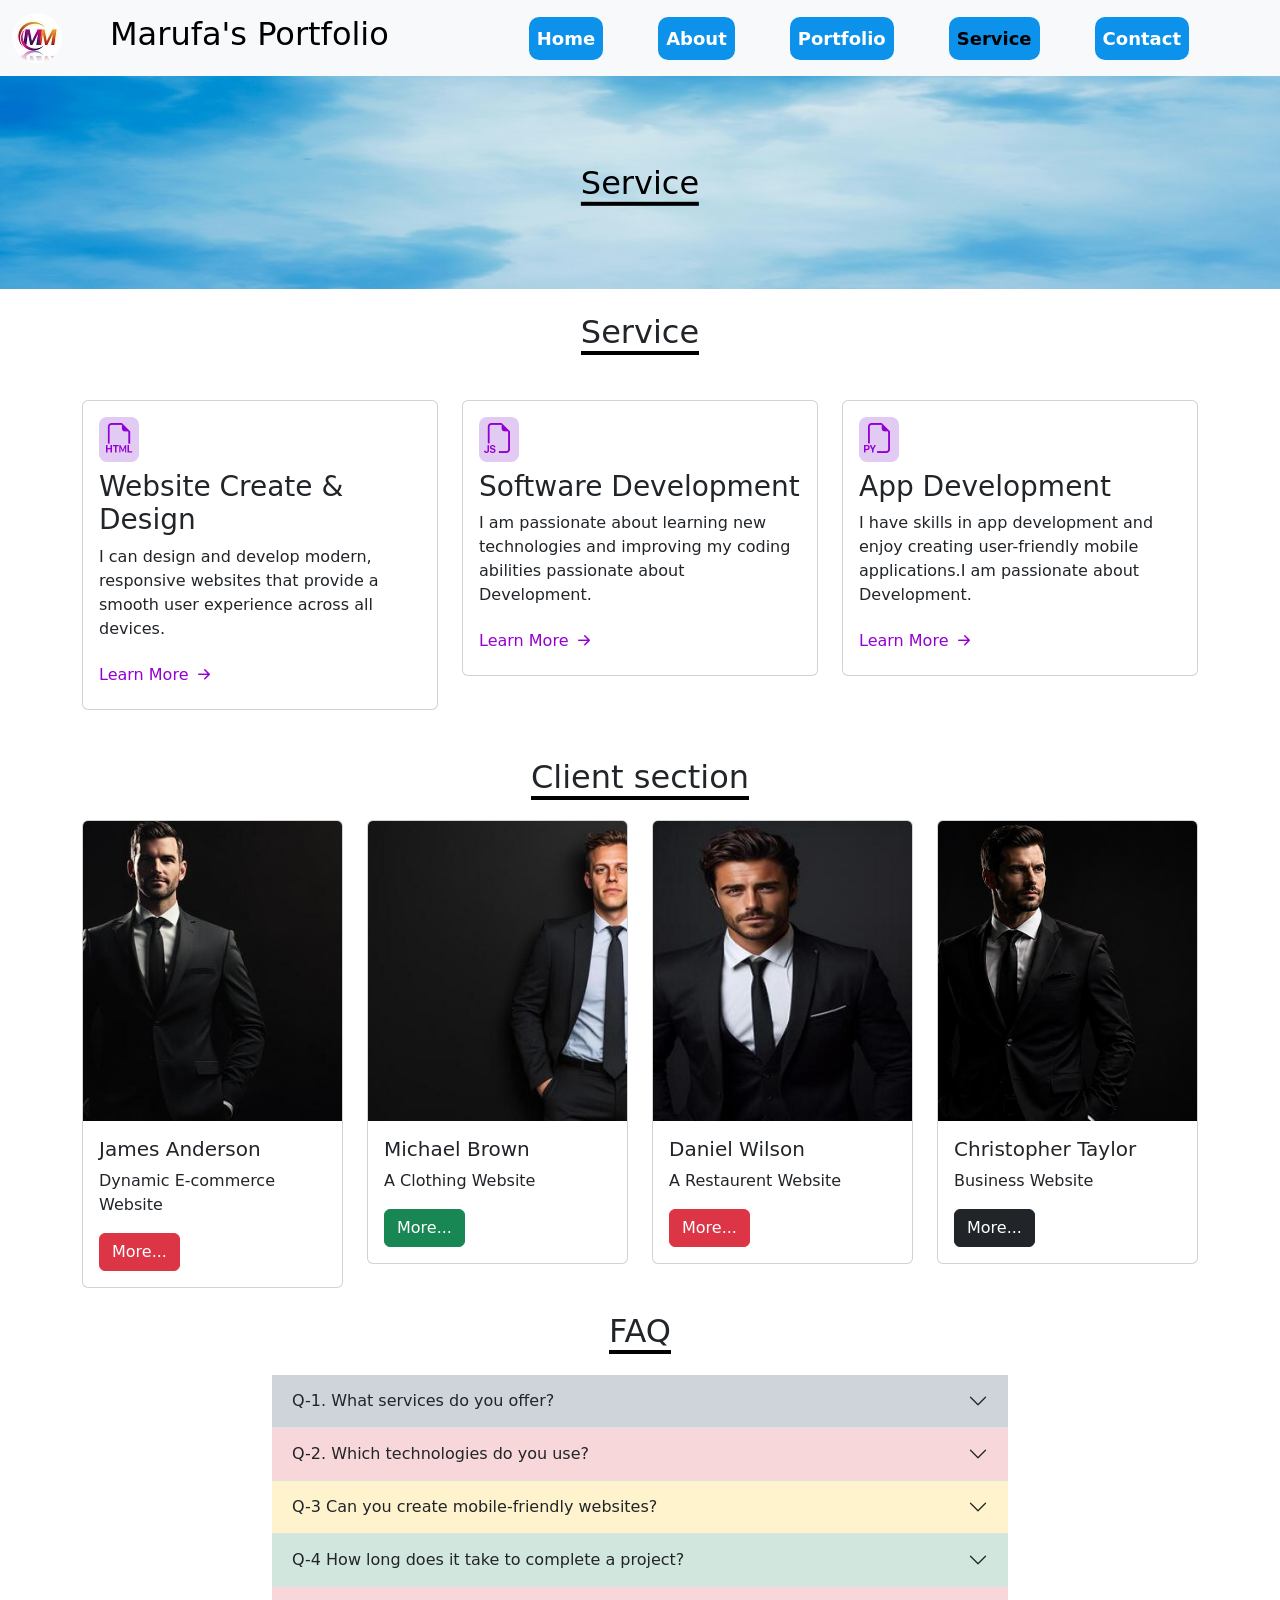
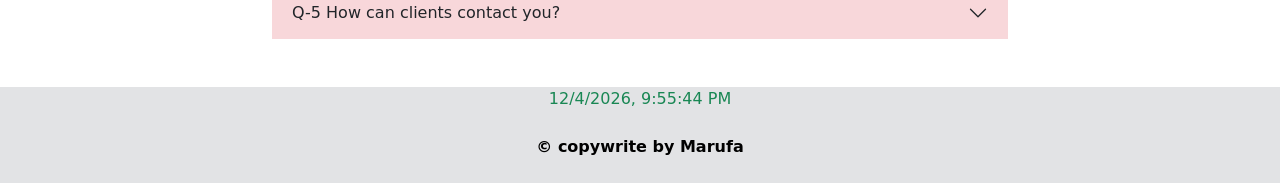
<file: service.html>
<!doctype html>
<html lang="en">
  <head>
    <meta charset="utf-8">
    <meta name="viewport" content="width=device-width, initial-scale=1">
    <title>Personal Portfolio</title>
    <link rel="stylesheet" href="css/style.css">
    <link rel="stylesheet" href="https://cdn.jsdelivr.net/npm/bootstrap-icons@1.13.1/font/bootstrap-icons.min.css">
    <link href="https://cdn.jsdelivr.net/npm/bootstrap@5.3.8/dist/css/bootstrap.min.css" rel="stylesheet" integrity="sha384-sRIl4kxILFvY47J16cr9ZwB07vP4J8+LH7qKQnuqkuIAvNWLzeN8tE5YBujZqJLB" crossorigin="anonymous">
  </head>
  <body>
<!-- NAVBAR START -->
 <nav class="navbar navbar-expand-lg bg-body-tertiary">
  <div class="container-fluid">
    <a class="navbar-brand" href="index.html">
        <div class="d-flex align-items-center">
            <img src="images/index/logo.jpg" alt="" class="w-25 rounded-circle">
            <h2 class="ms-5">Marufa's Portfolio</h2>
        </div>
        </a>
    <button class="navbar-toggler" type="button" data-bs-toggle="collapse" data-bs-target="#navbarSupportedContent" aria-controls="navbarSupportedContent" aria-expanded="false" aria-label="Toggle navigation">
      <span class="navbar-toggler-icon"></span>
    </button>
    <div class="collapse navbar-collapse" id="navbarSupportedContent">
      <ul class="navbar-nav mx-auto mb-2 mb-lg-0">
        <li class="nav-item">
          <a class="nav-link" aria-current="page" href="index.html">Home</a>
        </li>
        <li class="nav-item">
          <a class="nav-link" href="about.html">About</a>
        </li>
      <li class="nav-item">
          <a class="nav-link" href="protfolio.html">Portfolio</a>
        </li>
          <li class="nav-item">
          <a class="nav-link active" href="service.html">Service</a>
        </li>
          <li class="nav-item">
          <a class="nav-link" href="contact.html">Contact</a>
        </li>
      
      </ul>
     
    </div>
  </div>
</nav>
<!-- NAVBAR END -->
  <!-- Banner start -->
  <div class="position-relative">
    <div>
      <img src="images/about/Banner.jpg" alt="" class="img-fluid w-100">
      <h2 class=" position-absolute text-black start-50 top-50 translate-middle"><span
          class="border-4 border-bottom border-3 border-black">Service</span></h2>
    </div>

  </div>
  <!-- banner end -->
  <h2 class="text-center mt-4 mb-4"><span class="border-bottom border-black border-4">Service</span></h2>

    <div class="container my-5">
        <div class="row">
            <div class="col-md-4 col-sm-12">
                <div class="card p-3 card_hover">
                    <div class="mb-2">
                        <i class="bi bi-filetype-html service_icons"></i>
                    </div>
                    <h3>Website Create & Design</h3>
                    <p>I can design and develop modern, responsive websites that provide a smooth user experience across
                        all devices.</p>
                    <div class="d-flex align-items-center">
                        <a href="" class="anchor">Learn More</a>
                        <i class="bi bi-arrow-right-short fs-4 ms-1"></i>
                    </div>
                </div>
            </div>

   
            <div class="col-md-4 col-sm-12">
                <div class="card p-3 card_hover">
                    <div class="mb-2">
                        <i class="bi bi-filetype-js service_icons"></i>
                    </div>
                    <h3>Software Development</h3>
                    <p>I am passionate about learning new technologies and improving my coding abilities 
                      passionate about Development.
                    </p>
                    <div class="d-flex align-items-center">
                        <a href="" class="anchor">Learn More</a>
                        <i class="bi bi-arrow-right-short fs-4 ms-1"></i>
                    </div>
                </div>
            </div>

            <div class="col-md-4 col-sm-12">
                <div class="card p-3 card_hover">
                    <div class="mb-2">
                        <i class="bi bi-filetype-py service_icons"></i>
                    </div>
                    <h3>App Development</h3>
                    <p>I have skills in app development and enjoy creating user-friendly mobile applications.I am
                        passionate about Development.</p>
                    <div class="d-flex align-items-center">
                        <a href="" class="anchor">Learn More</a>
                        <i class="bi bi-arrow-right-short fs-4 ms-1"></i>
                    </div>
                </div>
            </div>
        </div>
    </div>


  <!-- services end -->
  <h2 class="text-center mt-4 mb-4 col-sm-12"><span class="border-bottom border-black border-4">Client section</span></h2>

<div class="container">
  <div class="row">
    <div class="col-md-3"><div class="card" >
  <img src="images/about/cl1.jpg" class="card-img-top" alt="...">
  <div class="card-body">
    <h5 class="card-title">James Anderson</h5>
    <p class="card-text">Dynamic E-commerce Website</p>
    <a href="#" class="btn btn-danger">More...</a>
  </div>
</div></div>
    <div class="col-md-3"><div class="card" >
  <img src="images/about/cl2.jpg" class="card-img-top" alt="...">
  <div class="card-body">
    <h5 class="card-title">Michael Brown</h5>
    <p class="card-text">A Clothing Website</p>
    <a href="#" class="btn btn-success">More...</a>
  </div>
</div></div>
    <div class="col-md-3"><div class="card">
  <img src="images/about/cl3.jpg" class="card-img-top" alt="...">
  <div class="card-body">
    <h5 class="card-title">Daniel Wilson</h5>
    <p class="card-text">A Restaurent Website</p>
    <a href="#" class="btn btn-danger">More...</a>
  </div>
</div></div>
    <div class="col-md-3"><div class="card">
  <img src="images/about/sc-4.jpg" class="card-img-top" alt="...">
  <div class="card-body">
    <h5 class="card-title">Christopher Taylor</h5>
    <p class="card-text">Business Website</p>
    <a href="#" class="btn btn-dark">More...</a>
  </div>
</div></div>
  </div>
</div>
  <!-- faq -->
  <h2 class="text-center mt-4 mb-4"><span class="border-bottom border-black border-4">FAQ</span></h2>
  <div class="container">
    <div class="row">
      <div class="col-sm-8 mx-auto">
        <div class="accordion accordion-flush" id="accordionFlushExample">
          <div class="accordion-item">
            <h2 class="accordion-header">
              <button class="accordion-button collapsed bg-dark-subtle" type="button" data-bs-toggle="collapse"
                data-bs-target="#flush-collapseOne" aria-expanded="false" aria-controls="flush-collapseOne">
                Q-1.
                 What services do you offer?
              </button>
            </h2>
            <div id="flush-collapseOne" class="accordion-collapse collapse" data-bs-parent="#accordionFlushExample">
              <div class="accordion-body">
                I offer web design, front-end development, and responsive
                website creation tailored to client needs.</div>
            </div>
          </div>
          <div class="accordion-item">
            <h2 class="accordion-header">
              <button class="accordion-button collapsed bg-danger-subtle" type="button" data-bs-toggle="collapse"
                data-bs-target="#flush-collapseTwo" aria-expanded="false" aria-controls="flush-collapseTwo">
                Q-2. 
                Which technologies do you use?
              </button>
            </h2>
            <div id="flush-collapseTwo" class="accordion-collapse collapse" data-bs-parent="#accordionFlushExample">
              <div class="accordion-body">
                I work with HTML, CSS, JavaScript, and modern frameworks to
                build fast and efficient websites.
              </div>
            </div>
          </div>
          <div class="accordion-item">
            <h2 class="accordion-header">
              <button class="accordion-button collapsed bg-warning-subtle" type="button" data-bs-toggle="collapse"
                data-bs-target="#flush-collapseThree" aria-expanded="false" aria-controls="flush-collapseThree">
                Q-3 
                Can you create mobile-friendly websites?
              </button>
            </h2>
            <div id="flush-collapseThree" class="accordion-collapse collapse" data-bs-parent="#accordionFlushExample">
              <div class="accordion-body">
                Yes, I design fully responsive websites that work smoothly on
            mobile, tablet, and desktop devices.</div>
            </div>
          </div>
          <div class="accordion-item">
            <h2 class="accordion-header">
              <button class="accordion-button collapsed bg-success-subtle" type="button" data-bs-toggle="collapse"
                data-bs-target="#flush-collapseFour" aria-expanded="false" aria-controls="flush-collapseFour">
                Q-4
                  How long does it take to complete a project?
              </button>
            </h2>
            <div id="flush-collapseFour" class="accordion-collapse collapse" data-bs-parent="#accordionFlushExample">
              <div class="accordion-body">
            The timeline depends on the project size, but most websites are
            completed within a few days to a few weeks.
              </div>
            </div>
          </div>
          <div class="accordion-item">
            <h2 class="accordion-header">
              <button class="accordion-button collapsed bg-danger-subtle" type="button" data-bs-toggle="collapse"
                data-bs-target="#flush-collapseFive" aria-expanded="false" aria-controls="flush-collapseFive">
                Q-5
                 How can clients contact you?
              </button>
            </h2>
            <div id="flush-collapseFive" class="accordion-collapse collapse" data-bs-parent="#accordionFlushExample">
              <div class="accordion-body">Clients can contact me through email or social media, and I
                                respond as quickly as possible. </div>
            </div>
          </div>
        </div>
      </div>

    </div>
  </div>

  <!-- faq end-->

  <!-- working experience end -->

<!-- footer start -->
<footer class="p-0 m-0 mt-5 bg-secondary-subtle">
      <p id="datetime" class="m-0 p-0  text-center text-success"></p>
    <p class="py-4 mb-0 text-black fw-bold text-center">&copy copywrite by Marufa</p>
</footer>
    <script src="js/script.js"></script>
    <script src="https://cdn.jsdelivr.net/npm/bootstrap@5.3.8/dist/js/bootstrap.bundle.min.js" integrity="sha384-FKyoEForCGlyvwx9Hj09JcYn3nv7wiPVlz7YYwJrWVcXK/BmnVDxM+D2scQbITxI" crossorigin="anonymous"></script>
  </body>
</html>
</file>
<file: css/style.css>
*{
    box-sizing: border-box;
    margin: 0;
    padding: 0;
}
.nav-item{
    margin-left: 45px;
    padding: 5px;
}
.nav-item a{
    color: white;
    background-color: rgb(12, 146, 235);
    font-size: 18px;
    font-weight: 700;
    transition: 0.5s ease;
    border-radius: 10px;
}
.nav-item a:hover{
color:brown;
background-color: blanchedalmond;
transform: translateY(-5px);
}
.nav-item a.active{
    color: aquamarine;
}
.text-justify{
    text-align: justify;
}
/* .my-item{
    margin-left: 140px;
   
} */
/* card service section */
.service_icons {
    font-size: 30px;
    color: darkviolet;
    background-color: rgb(226, 203, 243);
    padding: 5px;
    border-radius: 8px;
    transition: .4s ease;
}
.card_hover {
    transition: filter .4s ease;
}

.card_hover:hover {
    filter: drop-shadow(3px 3px 8px rgb(238, 159, 238));
}

.card_hover:hover .service_icons {
    background-color: rgb(186, 74, 235);
    color: white;
}

.anchor {
    color: darkviolet;
    text-decoration: none;
}

.bi-arrow-right-short {
    color: darkviolet;
    transition: .4s ease;
}

.card_hover:hover .bi-arrow-right-short {
    transform: translatex(5px);
}
/* card service section end*/
/* progress start */
.progress {
    margin-bottom: 10px;
    height: 35px !important;
}

.progress-bar {
    font-size: 30px;
    font-weight: bold;
    font-style: italic;
    color: black !important;
}

.skill-1 {
    width: 95%;
    /* color: black; */
}

.skill-2 {
    width: 90%;
}

.skill-3 {
    width: 85%;
}

.skill-4 {
    width: 90%;
}

.skill-5 {
    width: 100%;
}
/* progress end */
.card img{
    height: 300px;
    object-fit: cover;
}
</file>
